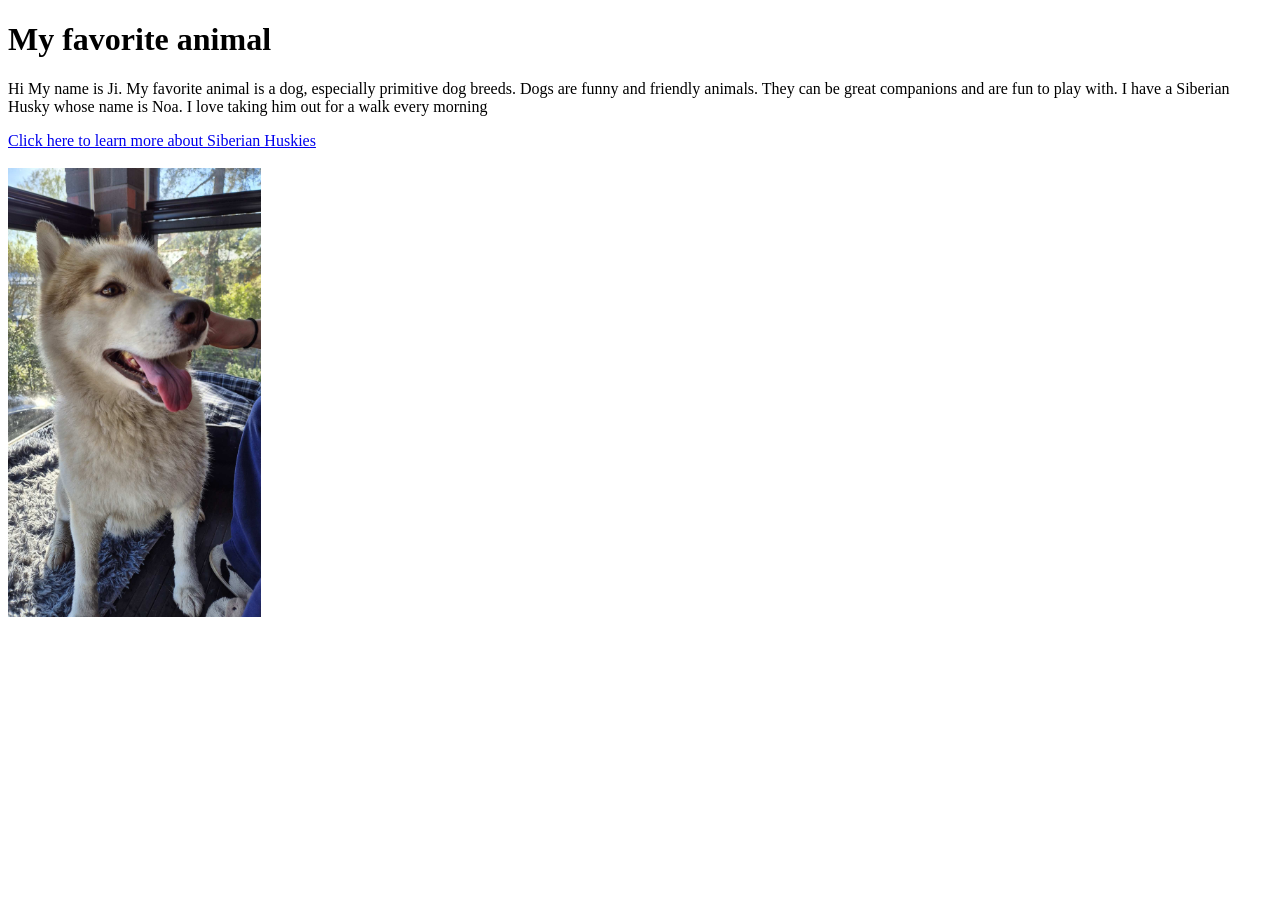
<file: Workshop1/index.html>
<!DOCTYPE html>
<html lang="en">
<head> 
    <meta charset="UTF-8">
    <meta http-equiv="X-UA-Compatible" content="IE=edge">
    <meta name="viewport" content="width=device-width, initial-scale=1.0">
    <title>My favorite animal</title>   
</head>
<body>
    <h1>My favorite animal</h1>
    <p>Hi My name is Ji. My favorite animal is a dog, especially primitive dog breeds. Dogs are funny and friendly animals. They can be great companions and are fun to play with. I have a Siberian Husky whose name is Noa. I love taking him out for a walk every morning</p>
    <a href="https://www.akc.org/dog-breeds/siberian-husky/" target="_blank">Click here to learn more about Siberian Huskies</a>
    <br></br> 

    <img src="siberianhusky.jpg" alt="Siberian Husky in Beige color" width="20%" height="20%">
</body>    
</html>
</file>
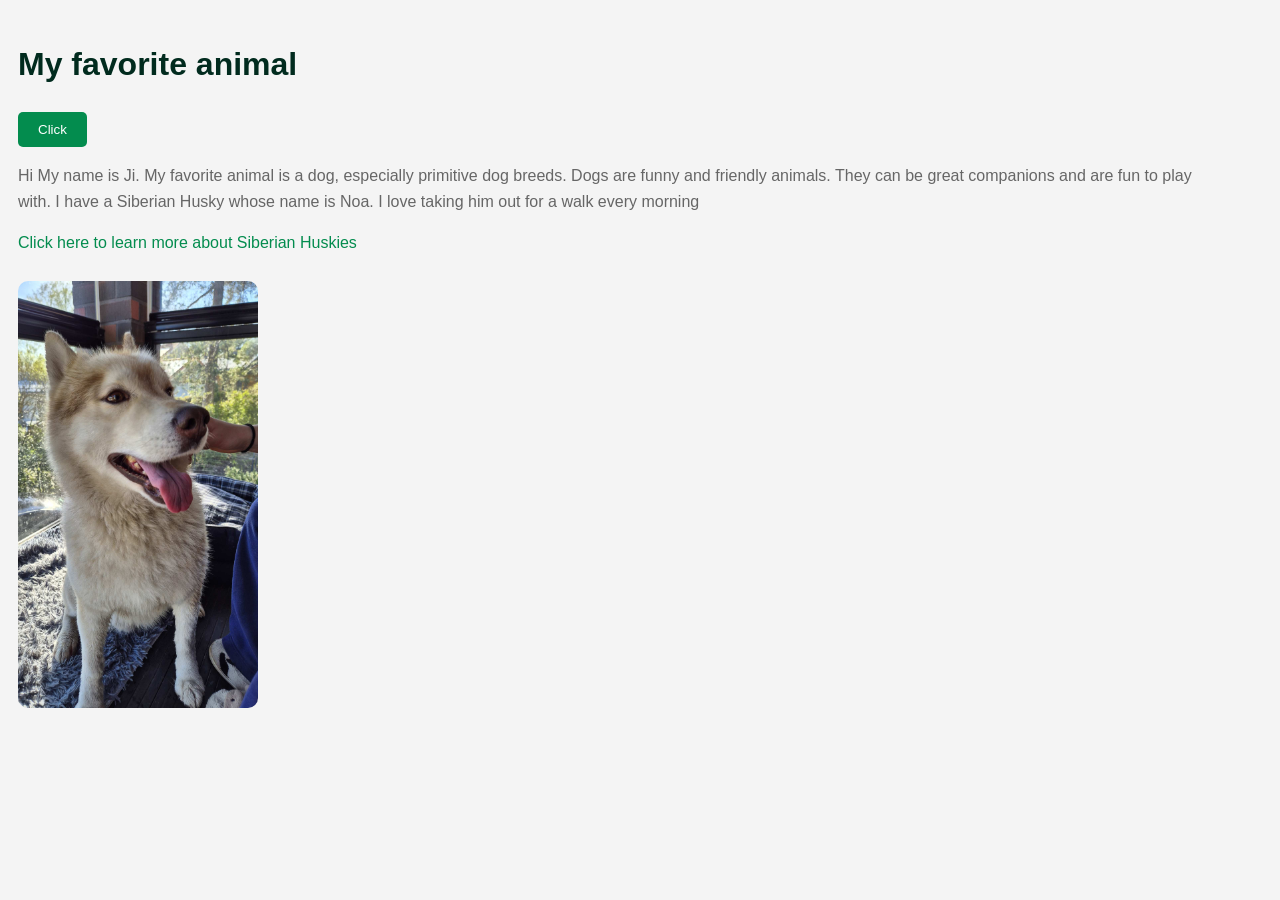
<file: WS02_JS_basics/index.html>
<!DOCTYPE html>
<html lang="en">
<head> 
    <meta charset="UTF-8">
    <meta http-equiv="X-UA-Compatible" content="IE=edge">
    <meta name="viewport" content="width=device-width, initial-scale=1.0">
    <link rel="stylesheet" href="styles.css">
    <script src="js/script.js" defer></script>
    <title>My favorite animal</title>   
</head>
<body>
    <h1>My favorite animal</h1>
    <button class="button" onclick="sayHi()">Click </button>
    <script>
        function sayHi() {
            alert("Hi! Welcome to my favorite animal page.");
        }
    </script>

    <p>Hi My name is Ji. My favorite animal is a dog, especially primitive dog breeds. Dogs are funny and friendly animals. They can be great companions and are fun to play with. I have a Siberian Husky whose name is Noa. I love taking him out for a walk every morning</p>
    <a href="https://www.akc.org/dog-breeds/siberian-husky/" target="_blank">Click here to learn more about Siberian Huskies</a>
    <br></br> 

    <img src="siberianhusky.jpg" alt="Siberian Husky in Beige color" width="20%" height="20%">
</body>    
</html>
</file>
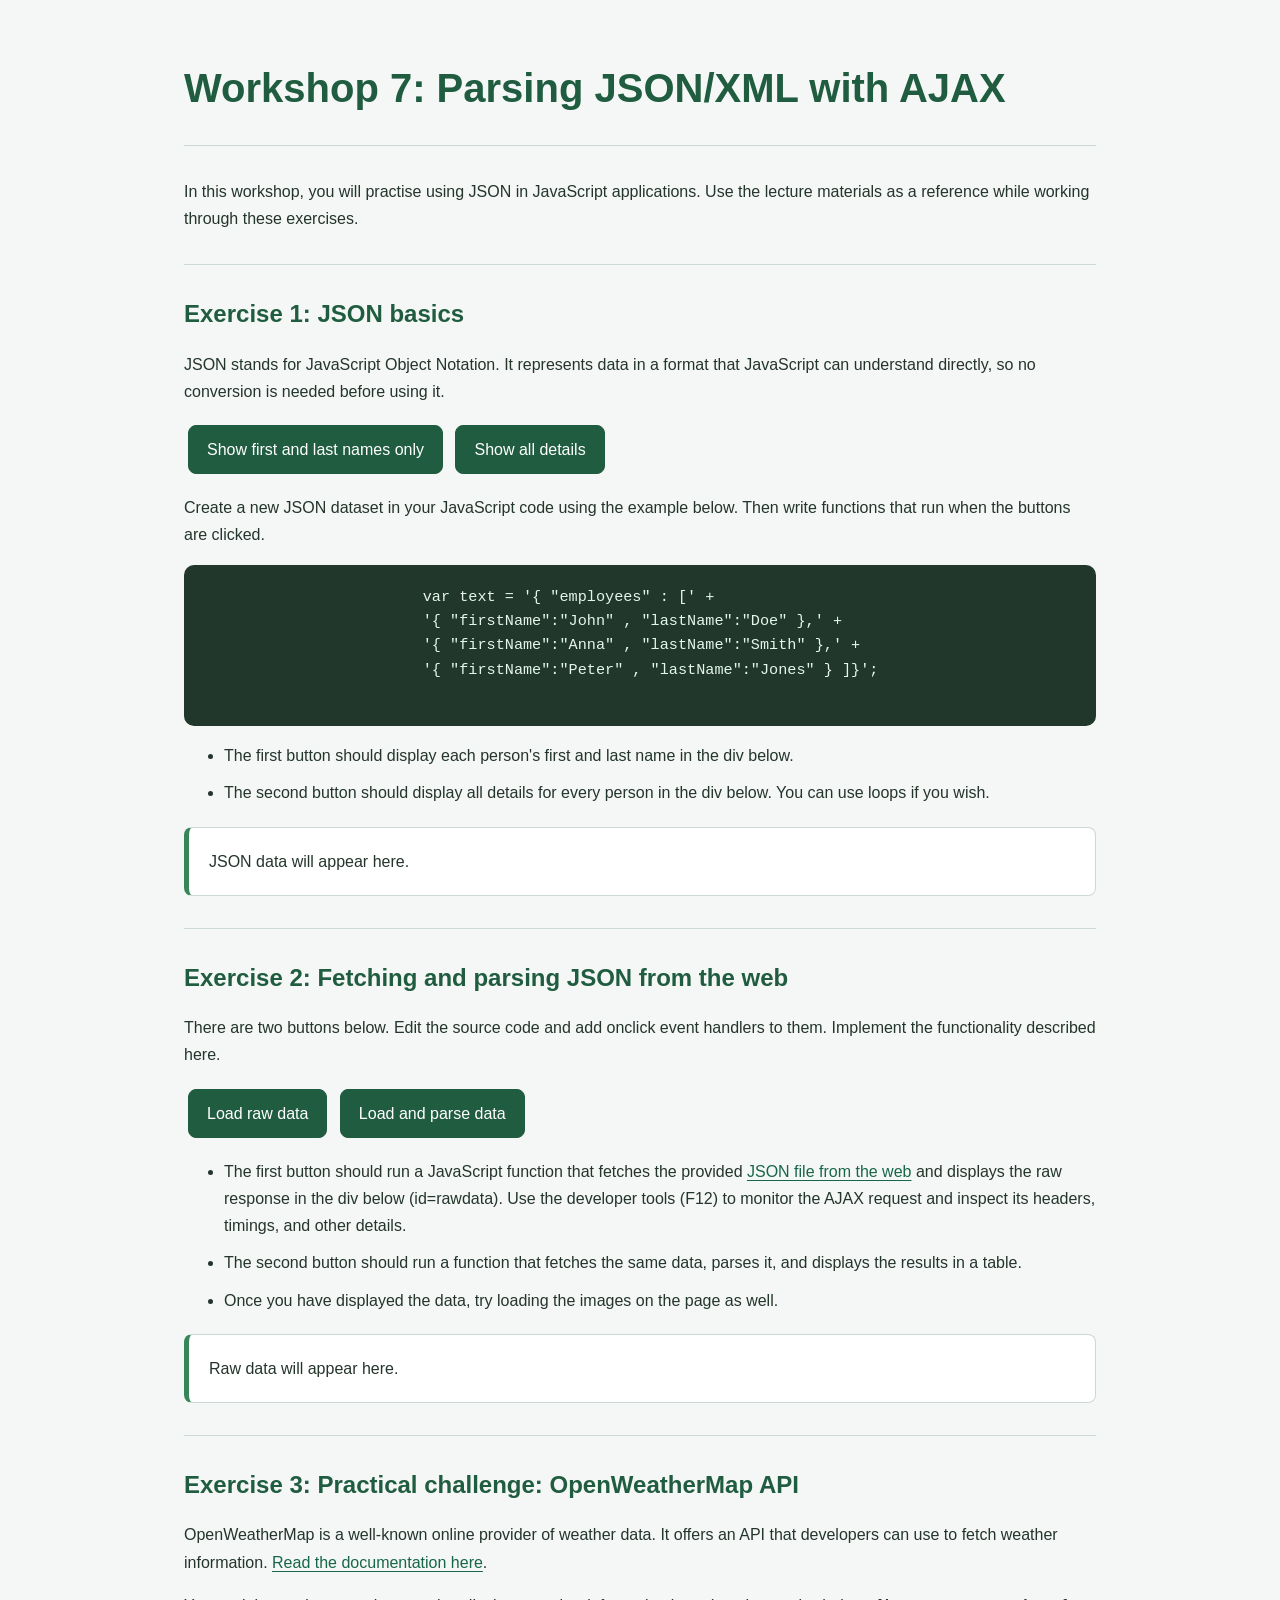
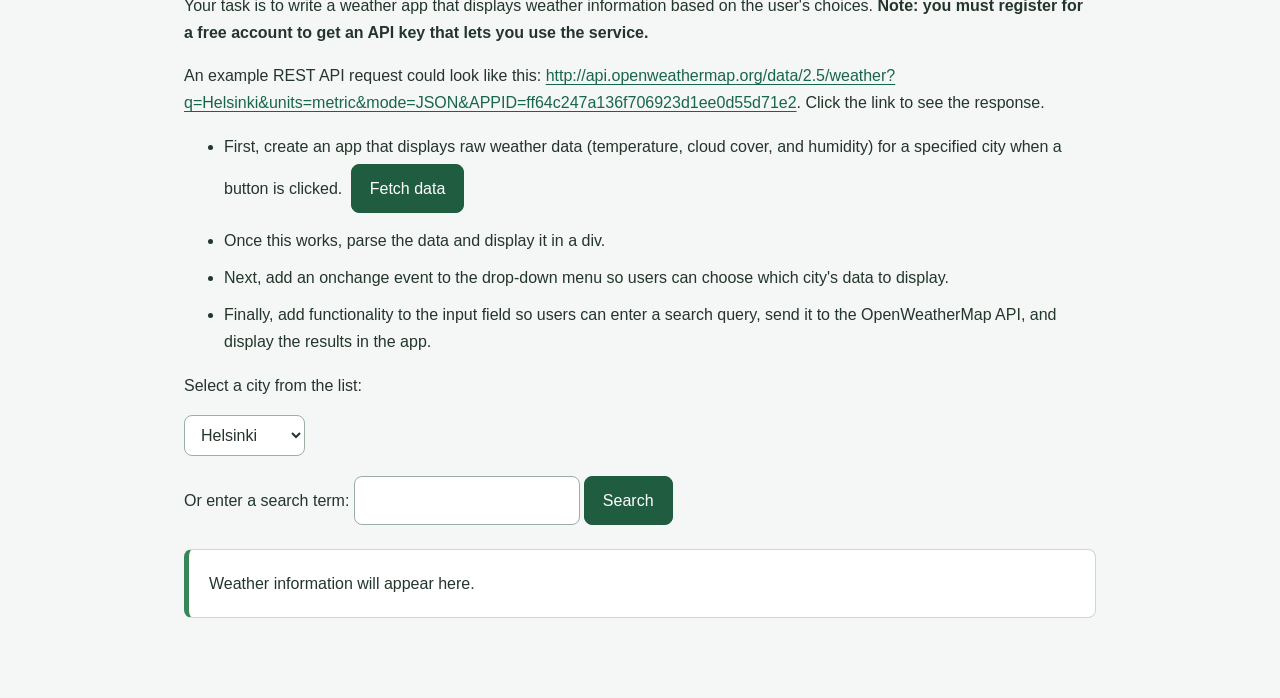
<file: WS07/index.html>
<!DOCTYPE html>
<html lang="en">

<head>
	<meta charset="utf-8">
	<title>Workshop 7</title>
	<link rel="stylesheet" href="style.css">
    <script src="script.js" defer></script>
	<meta name="viewport" content="width=device-width, initial-scale=1">
</head>

<body class="ws8">
	<h1>Workshop 7: Parsing JSON/XML with AJAX</h1>
	<hr />
	<p>In this workshop, you will practise using JSON in JavaScript applications. Use the lecture materials as a
		reference while working through these exercises.</p>

	<hr />
	<h2>Exercise 1: JSON basics</h2>
	<p>JSON stands for JavaScript Object Notation. It represents data in a format that JavaScript can understand
		directly, so no conversion is needed before using it.</p>
	<p>
		<button id="showNamesButton" onclick="showNames()">Show first and last names only</button>
		<button id="showAllButton" onclick="showAll()">Show all details</button>
	</p>
	<p>Create a new JSON dataset in your JavaScript code using the example below. Then write functions that run when
		the buttons are clicked.</p>

	<pre>
			var text = '{ "employees" : [' +
			'{ "firstName":"John" , "lastName":"Doe" },' +
			'{ "firstName":"Anna" , "lastName":"Smith" },' +
			'{ "firstName":"Peter" , "lastName":"Jones" } ]}';
		</pre>
	<ul>
		<li>The first button should display each person's first and last name in the div below.</li>
		<li>The second button should display all details for every person in the div below. You can use loops if you
			wish.</li>
	</ul>
	<div id="jsondata">JSON data will appear here.</div>
	<hr />
	<h2>Exercise 2: Fetching and parsing JSON from the web</h2>
	<p>There are two buttons below. Edit the source code and add onclick event handlers to them. Implement the
		functionality described here.</p>
	<p>
		<button id="loadRawDataButton" onclick="loadRawData()">Load raw data</button>
		<button id="loadParsedDataButton" onclick="loadParsedData()">Load and parse data</button>
	</p>

	<ul>
		<li>The first button should run a JavaScript function that fetches the provided <a
				href="http://www.omdbapi.com/?s=star+wars&apikey=cbbc6750">JSON file from the web</a> and displays the
			raw response in the div below (id=rawdata). Use the developer tools (F12) to monitor the AJAX request and
			inspect its headers, timings, and other details.</li>
		<li>The second button should run a function that fetches the same data, parses it, and displays the results in
			a table.</li>
		<li>Once you have displayed the data, try loading the images on the page as well.</li>
	</ul>
	<div id="rawdata">Raw data will appear here.</div>

	<hr />
	<h2>Exercise 3: Practical challenge: OpenWeatherMap API</h2>

	<p>OpenWeatherMap is a well-known online provider of weather data. It offers an API that developers can use to
		fetch weather information. <a href="https://openweathermap.org/api">Read the documentation here</a>.</p>
	<p>Your task is to write a weather app that displays weather information based on the user's choices. <b>Note:
			you must register for a free account to get an API key that lets you use the service.</b></p>

	<p>An example REST API request could look like this: <a
			href="http://api.openweathermap.org/data/2.5/weather?q=Helsinki&units=metric&mode=JSON&APPID=ff64c247a136f706923d1ee0d55d71e2">http://api.openweathermap.org/data/2.5/weather?q=Helsinki&units=metric&mode=JSON&APPID=ff64c247a136f706923d1ee0d55d71e2</a>.
		Click the link to see the response.</p>
	<ul>
		<li>First, create an app that displays raw weather data (temperature, cloud cover, and humidity) for a
			specified city when a button is clicked. <button id="fetchDataButton" onclick="fetchWeatherData()">Fetch data</button></li>
		<li>Once this works, parse the data and display it in a div.</li>
		<li>Next, add an onchange event to the drop-down menu so users can choose which city's data to display.</li>
		<li>Finally, add functionality to the input field so users can enter a search query, send it to the
			OpenWeatherMap API, and display the results in the app.</li>
	</ul>
	<p>Select a city from the list:</p>
	<select name="mySelect" id="city" onchange="fetchWeatherData()">
		<option value="Helsinki">Helsinki</option>
		<option value="Stockholm">Stockholm</option>
		<option value="Rome">Rome</option>
		<option value="New York">New York</option>
	</select>
	<p>Or enter a search term: <input id="citysearch" /><button id="search" onclick="searchWeatherData()">Search</button></p>
	<div id="weatherdata">Weather information will appear here.</div>

</body>

</html>
</file>
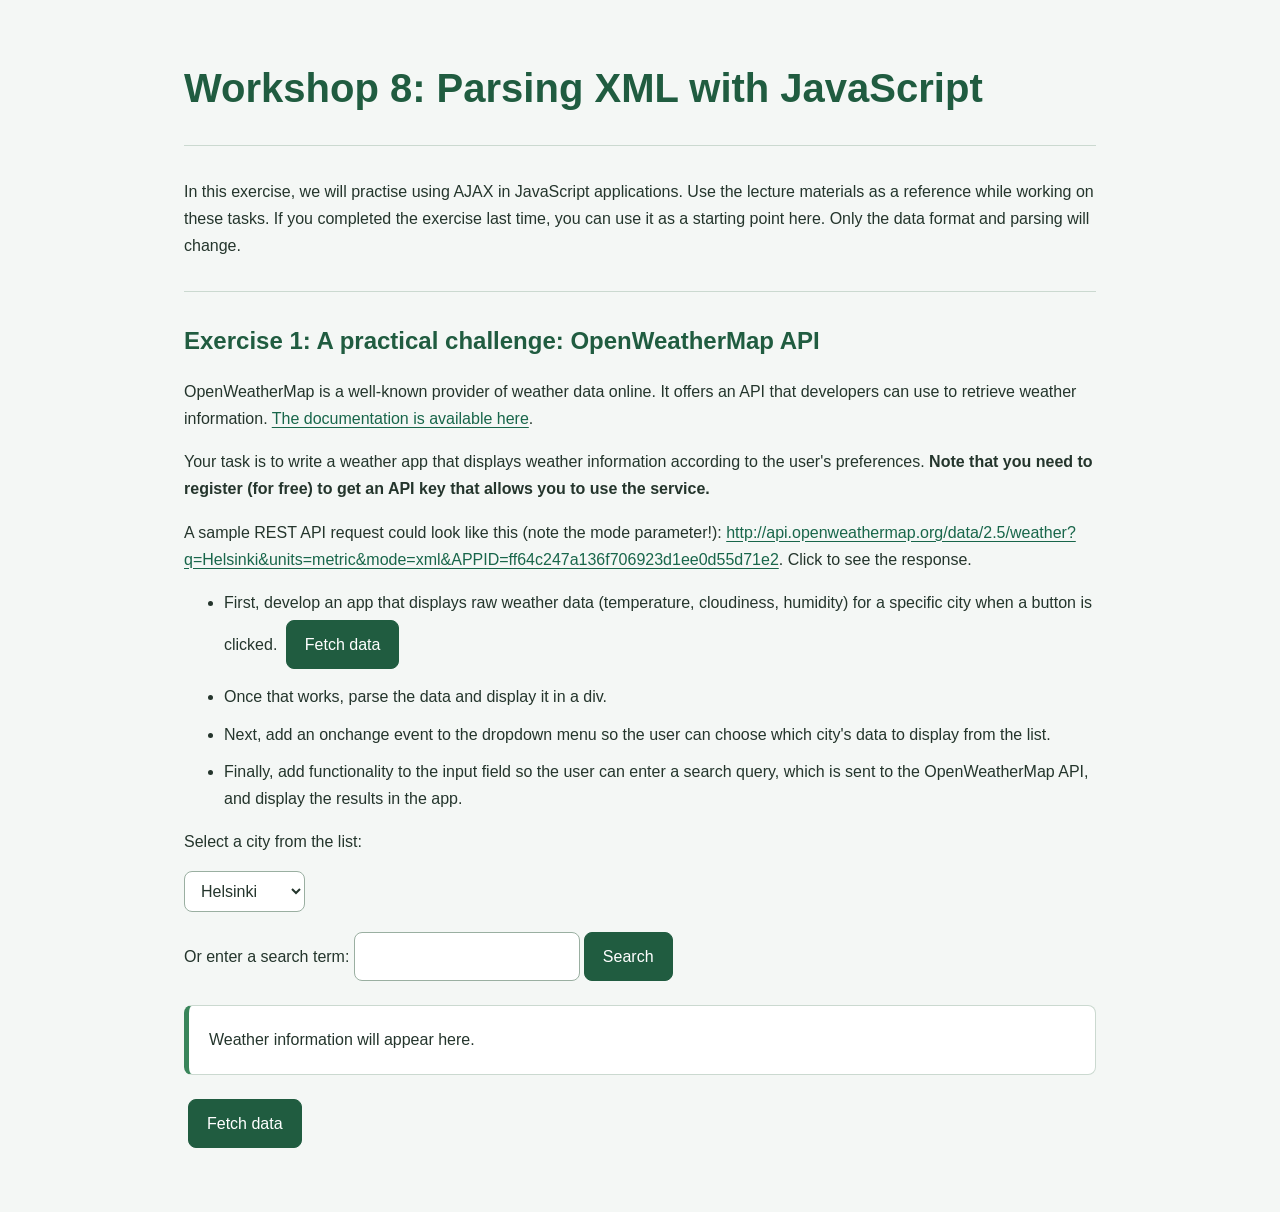
<file: WS08/index.html>
<!DOCTYPE html>
<HTML lang="en">

<head>
    <meta charset="utf-8">
    <title>Workshop 8</title>
    <link rel="stylesheet" href="styles.css">
    <!--This is a comment. Comments are not displayed in the browser-->
    <!--defer waits until the HTML has been read before executing JavaScript.-->
    <script src="script.js" defer></script>
</head>

<body class="ws8">
    <h1>Workshop 8: Parsing XML with JavaScript</h1>
    <hr />
    <p>In this exercise, we will practise using AJAX in JavaScript applications. Use the lecture materials as a
        reference while working on these tasks. If you completed the exercise last time, you can use it as a starting
        point here. Only the data format and parsing will change.</p>

    <hr />
    <h2>Exercise 1: A practical challenge: OpenWeatherMap API</h2>

    <p>OpenWeatherMap is a well-known provider of weather data online. It offers an API that developers can use to
        retrieve weather information. <a href="https://openweathermap.org/api">The documentation is available here</a>.
    </p>
    <p>Your task is to write a weather app that displays weather information according to the user's preferences.
        <b>Note that you need to register (for free) to get an API key that allows you to use the service.</b>
    </p>

    <p>A sample REST API request could look like this (note the mode parameter!): <a
            href="http://api.openweathermap.org/data/2.5/weather?q=Helsinki&units=metric&mode=xml&APPID=ff64c247a136f706923d1ee0d55d71e2">http://api.openweathermap.org/data/2.5/weather?q=Helsinki&units=metric&mode=xml&APPID=ff64c247a136f706923d1ee0d55d71e2</a>.
        Click to see the response.</p>
    <ul>
        <li>First, develop an app that displays raw weather data (temperature, cloudiness, humidity) for a specific
            city when a button is clicked. <button id="fetchRaw">Fetch data</button></li>
        <li>Once that works, parse the data and display it in a div.</li>
        <li>Next, add an onchange event to the dropdown menu so the user can choose which city's data to display from
            the list.</li>
        <li>Finally, add functionality to the input field so the user can enter a search query, which is sent to the
            OpenWeatherMap API, and display the results in the app.</li>
    </ul>
    <p>Select a city from the list:</p>
    <select name="mySelect" id="city" onchange="fetchWeatherData()">
        <option value="Helsinki">Helsinki</option>
        <option value="Stockholm">Stockholm</option>
        <option value="Rome">Rome</option>
        <option value="New York">New York</option>
    </select>
    <p>Or enter a search term: <input id="citysearch" /><button id="search">Search</button></p>
    <div id="weatherdata">Weather information will appear here.</div>

    <!--This is a comment. Comments are not displayed in the browser-->
    <button id="fetchWeather">Fetch data</button>

</body>

</html>
</file>
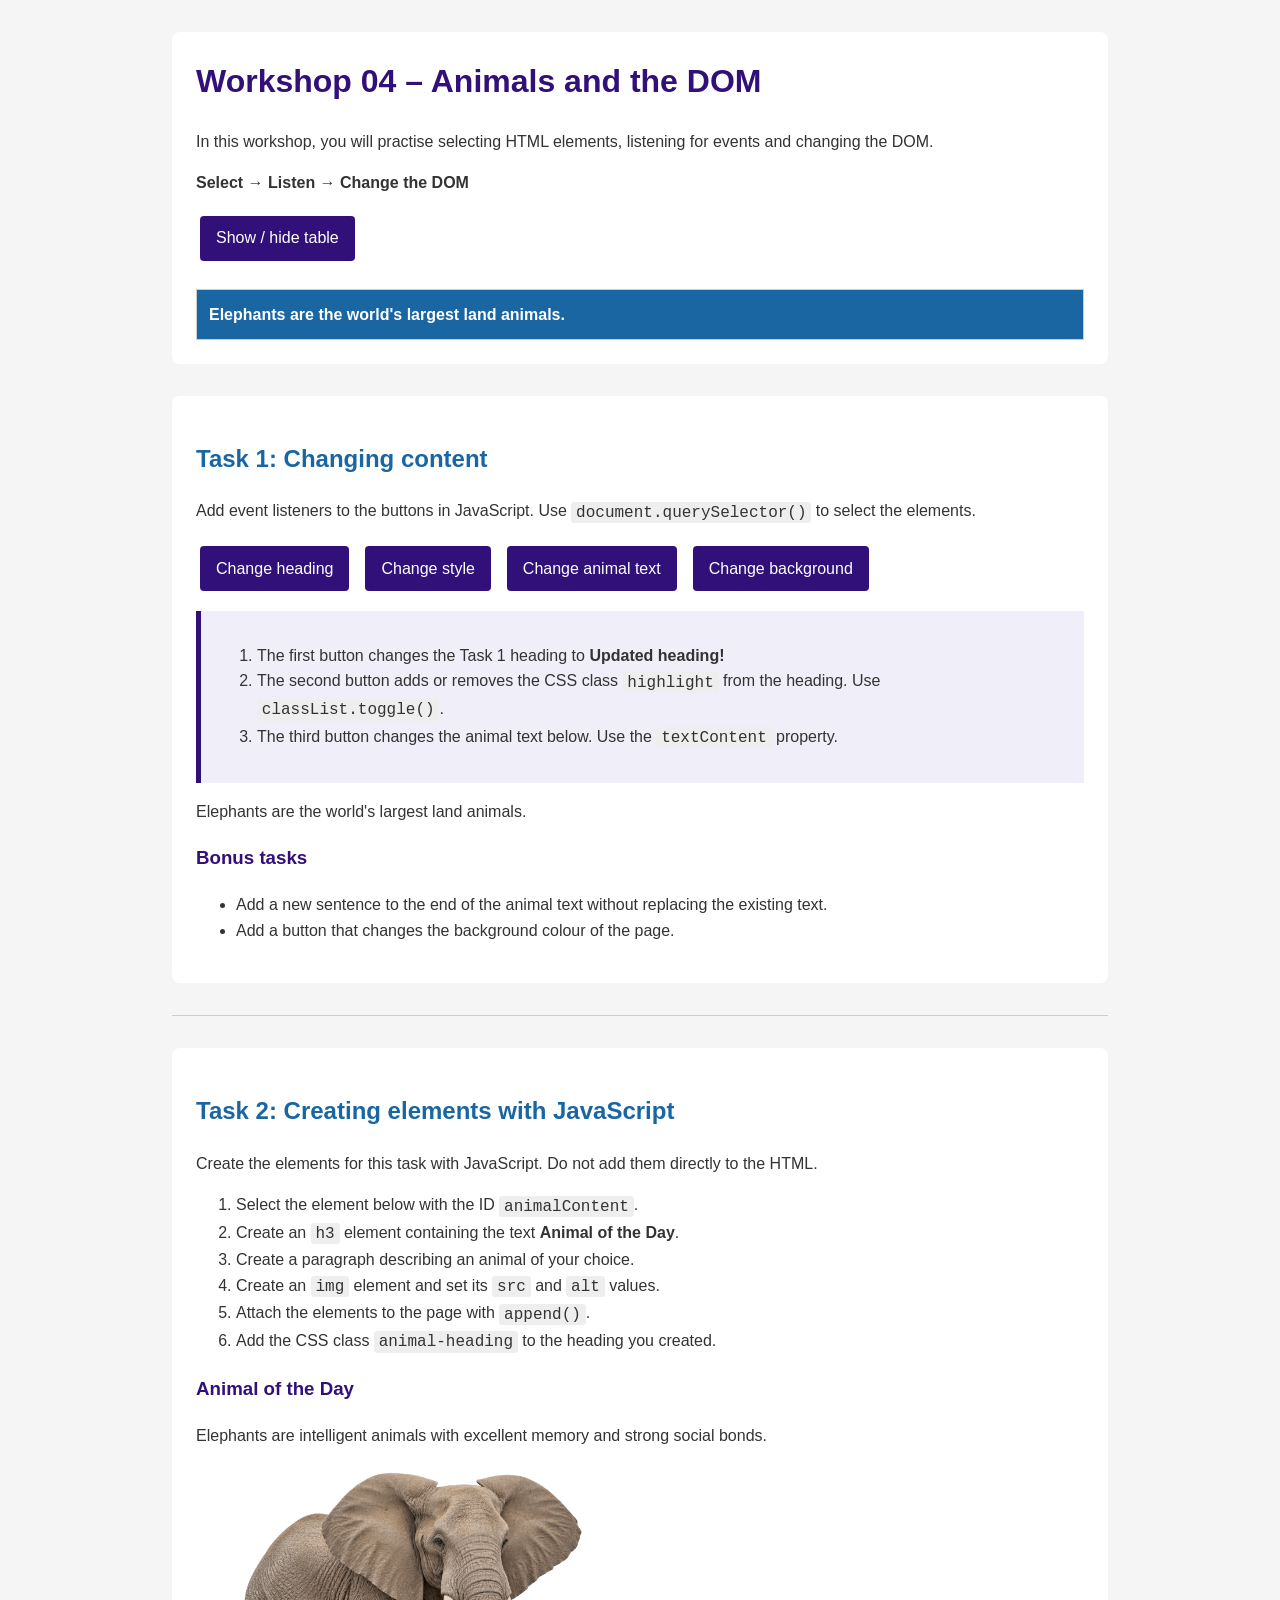
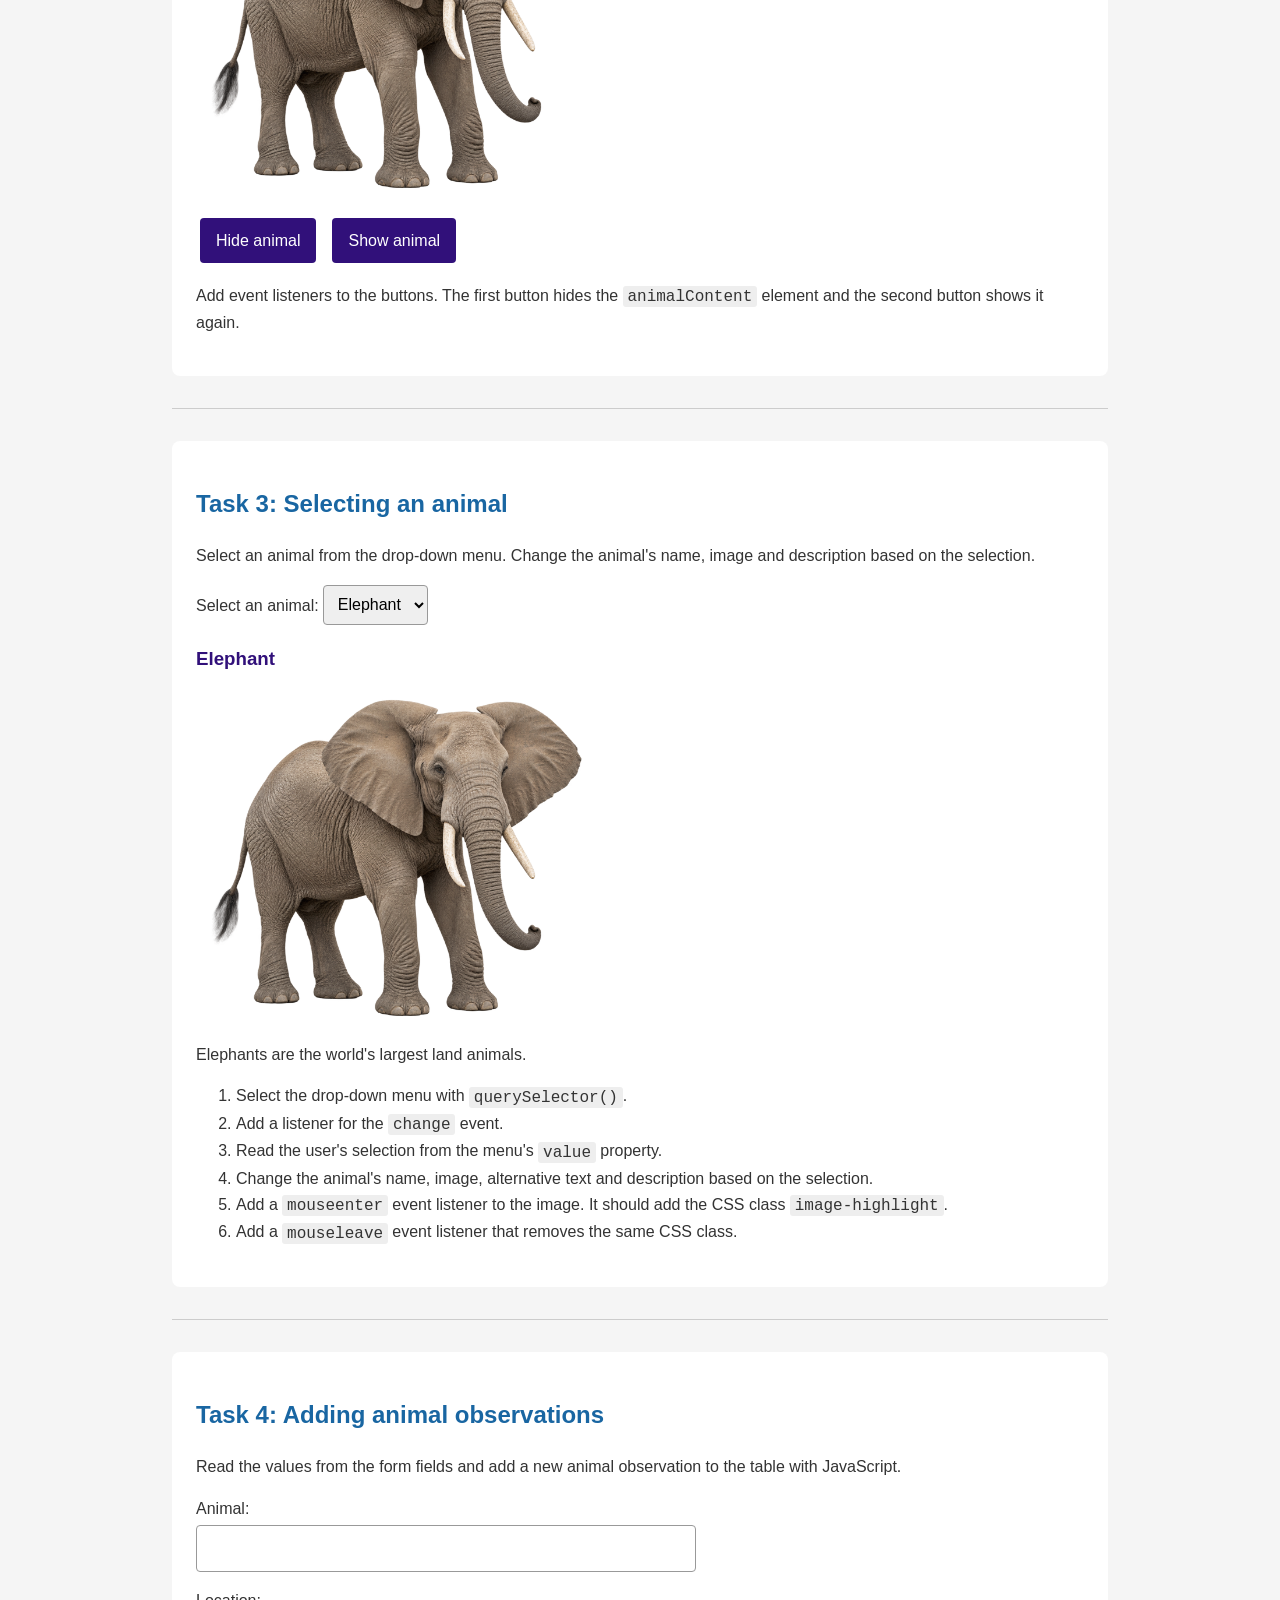
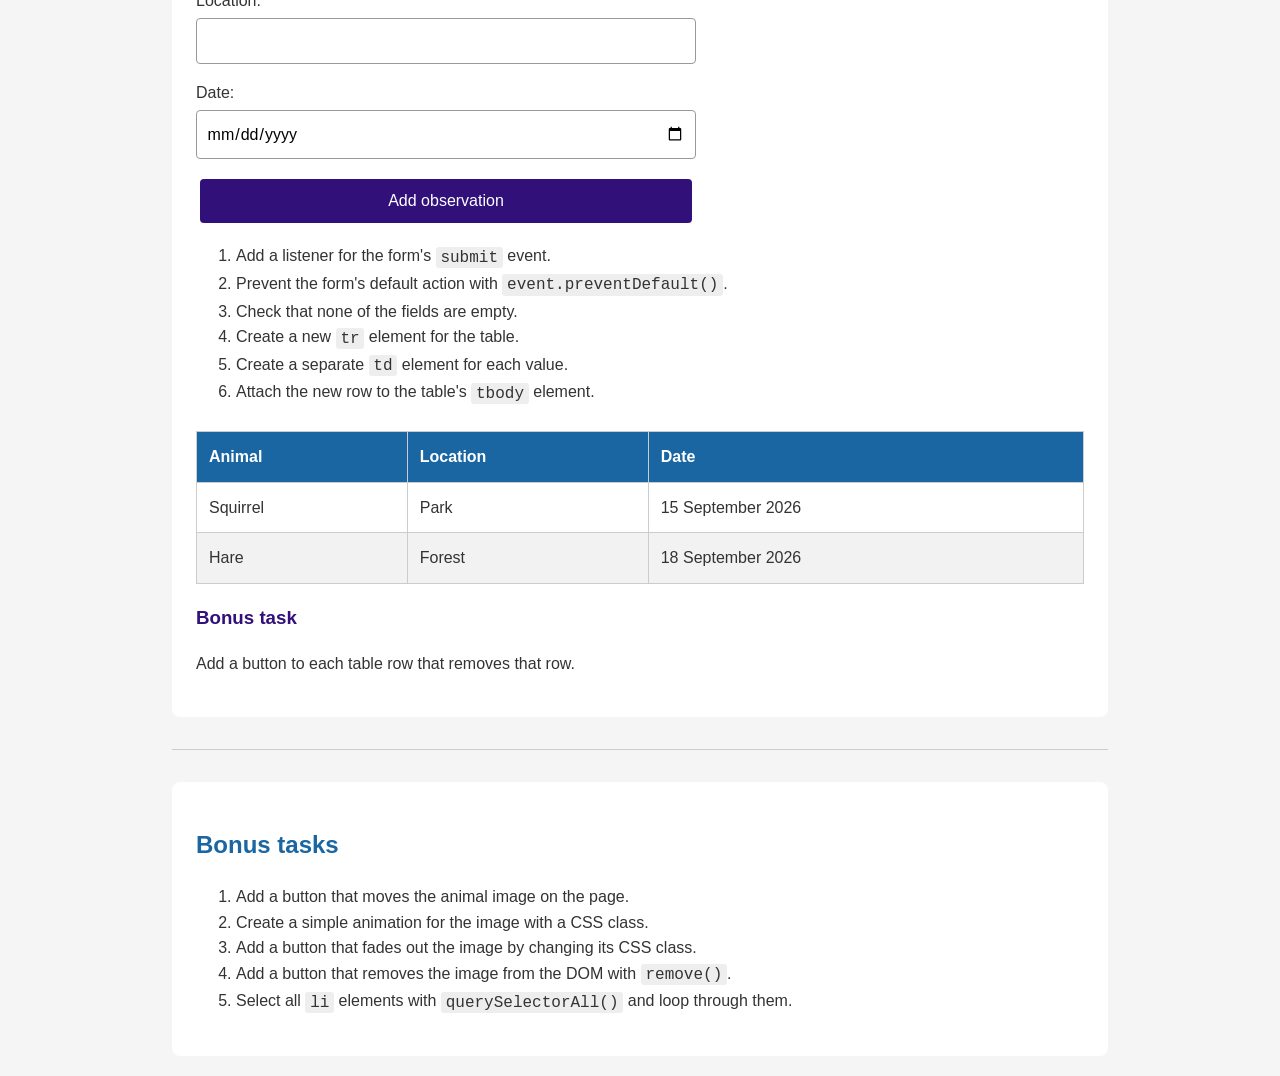
<file: WS04_DOM/workshop4-EN.html>
<!DOCTYPE html>
<html lang="en">

<head>
    <meta charset="UTF-8">
    <meta name="viewport" content="width=device-width, initial-scale=1.0">

    <title>Workshop 04 – DOM Scripting</title>

    <link rel="stylesheet" href="css/styles.css">
    <script src="js/script.js" defer></script>
</head>

<body>
    <header>
        <h1 id="mainHeading">Workshop 04 – Animals and the DOM</h1>

        <p>
            In this workshop, you will practise selecting HTML elements,
            listening for events and changing the DOM.
        </p>

        <p>
            <strong>Select → Listen → Change the DOM</strong>
        </p>

        <button id="animalButton">Show / hide table</button>

<table id="animalTable">
     <thead>
        <tr>
            <th>Elephants are the world's
                largest land animals.</th>
          
        </tr>
    </thead>

     
</table>


    </header>

    <main>
        <!-- TASK 1 -->
        <section>
            <h2 id="taskOneHeading">Task 1: Changing content</h2>

            <p>
                Add event listeners to the buttons in JavaScript.
                Use <code>document.querySelector()</code> to select the elements.
            </p>

            <div class="buttons">
                <button id="changeHeadingButton">
                    Change heading
                </button>

                <button id="changeStyleButton">
                    Change style
                </button>

                <button id="changeTextButton">
                    Change animal text
                </button>

                <button id="changeBackgroundButton">
                    Change background
                </button>
            </div>

            <div class="instructions">
                <ol>
                    <li>
                        The first button changes the Task 1 heading to
                        <strong>Updated heading!</strong>
                    </li>

                    <li>
                        The second button adds or removes the CSS class
                        <code>highlight</code> from the heading.
                        Use <code>classList.toggle()</code>.
                    </li>

                    <li>
                        The third button changes the animal text below.
                        Use the <code>textContent</code> property.
                    </li>
                </ol>
            </div>

            <p id="animalText">
                Elephants are the world's largest land animals.
            </p>

            <h3>Bonus tasks</h3>

            <ul>
                <li>
                    Add a new sentence to the end of the animal text without
                    replacing the existing text.
                </li>

                <li>
                    Add a button that changes the background colour of the page.
                </li>
            </ul>
        </section>

        <hr>

        <!-- TASK 2 -->
        <section>
            <h2>Task 2: Creating elements with JavaScript</h2>

            <p>
                Create the elements for this task with JavaScript. Do not add
                them directly to the HTML.
            </p>

            <ol>
                <li>
                    Select the element below with the ID
                    <code>animalContent</code>.
                </li>

                <li>
                    Create an <code>h3</code> element containing the text
                    <strong>Animal of the Day</strong>.
                </li>

                <li>
                    Create a paragraph describing an animal of your choice.
                </li>

                <li>
                    Create an <code>img</code> element and set its
                    <code>src</code> and <code>alt</code> values.
                </li>

                <li>
                    Attach the elements to the page with
                    <code>append()</code>.
                </li>

                <li>
                    Add the CSS class <code>animal-heading</code> to the
                    heading you created.
                </li>
            </ol>

            <div id="animalContent"></div>

            <div class="buttons">
                <button id="hideAnimalButton">
                    Hide animal
                </button>

                <button id="showAnimalButton">
                    Show animal
                </button>
            </div>

            <p>
                Add event listeners to the buttons. The first button hides the
                <code>animalContent</code> element and the second button shows
                it again.
            </p>
        </section>

        <hr>

        <!-- TASK 3 -->
        <section>
            <h2>Task 3: Selecting an animal</h2>

            <p>
                Select an animal from the drop-down menu. Change the animal's
                name, image and description based on the selection.
            </p>

            <label for="animalSelect">Select an animal:</label>

            <select id="animalSelect">
                <option value="elephant">Elephant</option>
                <option value="tiger">Tiger</option>
                <option value="penguin">Penguin</option>
                <option value="panda">Panda</option>
            </select>

            <article id="selectedAnimal">
                <h3 id="animalName">Elephant</h3>

                <img
                    id="animalImage"
                    src="images/elephant.png"
                    alt="Elephant"
                >

                <p id="animalDescription">
                    Elephants are the world's largest land animals.
                </p>
            </article>

            <ol>
                <li>
                    Select the drop-down menu with
                    <code>querySelector()</code>.
                </li>

                <li>
                    Add a listener for the <code>change</code> event.
                </li>

                <li>
                    Read the user's selection from the menu's
                    <code>value</code> property.
                </li>

                <li>
                    Change the animal's name, image, alternative text and
                    description based on the selection.
                </li>

                <li>
                    Add a <code>mouseenter</code> event listener to the image.
                    It should add the CSS class <code>image-highlight</code>.
                </li>

                <li>
                    Add a <code>mouseleave</code> event listener that removes
                    the same CSS class.
                </li>
            </ol>
        </section>

        <hr>

        <!-- TASK 4 -->
        <section>
            <h2>Task 4: Adding animal observations</h2>

            <p>
                Read the values from the form fields and add a new animal
                observation to the table with JavaScript.
            </p>

            <form id="animalForm">
                <div>
                    <label for="observationAnimal">Animal:</label>

                    <input
                        type="text"
                        id="observationAnimal"
                        name="observationAnimal"
                    >
                </div>

                <div>
                    <label for="observationLocation">Location:</label>

                    <input
                        type="text"
                        id="observationLocation"
                        name="observationLocation"
                    >
                </div>

                <div>
                    <label for="observationDate">Date:</label>

                    <input
                        type="date"
                        id="observationDate"
                        name="observationDate"
                    >
                </div>

                <button type="submit">
                    Add observation
                </button>
            </form>

            <ol>
                <li>
                    Add a listener for the form's <code>submit</code> event.
                </li>

                <li>
                    Prevent the form's default action with
                    <code>event.preventDefault()</code>.
                </li>

                <li>
                    Check that none of the fields are empty.
                </li>

                <li>
                    Create a new <code>tr</code> element for the table.
                </li>

                <li>
                    Create a separate <code>td</code> element for each value.
                </li>

                <li>
                    Attach the new row to the table's <code>tbody</code> element.
                </li>
            </ol>

            <table id="observationTable">
                <thead>
                    <tr>
                        <th>Animal</th>
                        <th>Location</th>
                        <th>Date</th>
                    </tr>
                </thead>

                <tbody id="observationTableBody">
                    <tr>
                        <td>Squirrel</td>
                        <td>Park</td>
                        <td>15 September 2026</td>
                    </tr>

                    <tr>
                        <td>Hare</td>
                        <td>Forest</td>
                        <td>18 September 2026</td>
                    </tr>
                </tbody>
            </table>

            <h3>Bonus task</h3>

            <p>
                Add a button to each table row that removes that row.
            </p>
        </section>

        <hr>

        <!-- BONUS TASKS -->
        <section>
            <h2>Bonus tasks</h2>

            <ol>
                <li>
                    Add a button that moves the animal image on the page.
                </li>

                <li>
                    Create a simple animation for the image with a CSS class.
                </li>

                <li>
                    Add a button that fades out the image by changing its
                    CSS class.
                </li>

                <li>
                    Add a button that removes the image from the DOM with
                    <code>remove()</code>.
                </li>

                <li>
                    Select all <code>li</code> elements with
                    <code>querySelectorAll()</code> and loop through them.
                </li>
            </ol>
        </section>
    </main>
</body>

</html>
</file>
<file: WS02_JS_basics/styles.css>
body {
    font-family: Trebuchet MS, sans-serif;
    max-width: 1200px;
    line-height: 1.6;
    margin:0 px auto;
    padding: 10px;
    background-color: #f4f4f4;
}

h1 {
    color: #012b1e;
}

p {
    color: #666;
}

img {
    max-width: 100%;
    height: auto;
    border-radius: 10px;
}
a {
    color: #038c4e;
    text-decoration: none;
}

a:hover {
    text-decoration: underline;
}
.button:hover {
    background-color: #038c4e;
    color: #ef1212;
}

.button {
    background-color: #038c4e;
    color: #fff;
    border: none;
    padding: 10px 20px;
    cursor: pointer;
    border-radius: 5px;
}
</file>
<file: WS07/style.css>
* {
  box-sizing: border-box;
}

body.ws8 {
  max-width: 960px;
  margin: 0 auto;
  padding: 36px 24px 60px;
  background-color: #f4f7f5;
  color: #24352c;
  font-family: Arial, Helvetica, sans-serif;
  font-size: 16px;
  line-height: 1.7;
}

.ws8 h1 {
  color: #205c40;
  font-size: clamp(1.8rem, 4vw, 2.5rem);
  line-height: 1.25;
}

.ws8 h2 {
  margin-top: 32px;
  color: #205c40;
  line-height: 1.4;
}

.ws8 hr {
  margin: 32px 0;
  border: 0;
  border-top: 1px solid #cbd9d0;
}

.ws8 a {
  color: #18664a;
  overflow-wrap: anywhere;
  text-underline-offset: 3px;
}

.ws8 li {
  margin-bottom: 10px;
}

.ws8 button,
.ws8 input,
.ws8 select {
  font: inherit;
}

.ws8 button {
  margin: 4px;
  padding: 10px 18px;
  border: 1px solid #205c40;
  border-radius: 8px;
  background-color: #205c40;
  color: white;
  cursor: pointer;
}

.ws8 button:hover {
  background-color: #16452f;
}

.ws8 input,
.ws8 select {
  max-width: 100%;
  padding: 10px 12px;
  border: 1px solid #9aafa1;
  border-radius: 8px;
  background-color: white;
  color: #24352c;
}

.ws8 :is(button, input, select, a):focus-visible {
  outline: 3px solid #b46b00;
  outline-offset: 3px;
}

.ws8 pre {
  padding: 20px;
  overflow-x: auto;
  border-radius: 10px;
  background-color: #22372b;
  color: #e6f5eb;
  font-size: 0.95rem;
  line-height: 1.6;
}

.ws8 #jsondata,
.ws8 #rawdata,
.ws8 #weatherdata {
  margin: 20px 0;
  padding: 20px;
  overflow-wrap: anywhere;
  overflow-x: auto;
  border: 1px solid #cbd9d0;
  border-left: 5px solid #39855a;
  border-radius: 8px;
  background-color: white;
}

.ws8 table {
  width: 100%;
  border-collapse: collapse;
}

.ws8 th,
.ws8 td {
  padding: 12px;
  border: 1px solid #cbd9d0;
  text-align: left;
  vertical-align: top;
}

.ws8 th {
  background-color: #e4eee7;
}

.ws8 img {
  max-width: 100%;
  height: auto;
}
</file>
<file: WS08/styles.css>
* {
  box-sizing: border-box;
}

body.ws8 {
  max-width: 960px;
  margin: 0 auto;
  padding: 36px 24px 60px;
  background-color: #f4f7f5;
  color: #24352c;
  font-family: Arial, Helvetica, sans-serif;
  font-size: 16px;
  line-height: 1.7;
}

.ws8 h1 {
  color: #205c40;
  font-size: clamp(1.8rem, 4vw, 2.5rem);
  line-height: 1.25;
}

.ws8 h2 {
  margin-top: 32px;
  color: #205c40;
  line-height: 1.4;
}

.ws8 hr {
  margin: 32px 0;
  border: 0;
  border-top: 1px solid #cbd9d0;
}

.ws8 a {
  color: #18664a;
  overflow-wrap: anywhere;
  text-underline-offset: 3px;
}

.ws8 li {
  margin-bottom: 10px;
}

.ws8 button,
.ws8 input,
.ws8 select {
  font: inherit;
}

.ws8 button {
  margin: 4px;
  padding: 10px 18px;
  border: 1px solid #205c40;
  border-radius: 8px;
  background-color: #205c40;
  color: white;
  cursor: pointer;
}

.ws8 button:hover {
  background-color: #16452f;
}

.ws8 input,
.ws8 select {
  max-width: 100%;
  padding: 10px 12px;
  border: 1px solid #9aafa1;
  border-radius: 8px;
  background-color: white;
  color: #24352c;
}

.ws8 :is(button, input, select, a):focus-visible {
  outline: 3px solid #b46b00;
  outline-offset: 3px;
}

.ws8 pre {
  padding: 20px;
  overflow-x: auto;
  border-radius: 10px;
  background-color: #22372b;
  color: #e6f5eb;
  font-size: 0.95rem;
  line-height: 1.6;
}

.ws8 #jsondata,
.ws8 #rawdata,
.ws8 #weatherdata {
  margin: 20px 0;
  padding: 20px;
  overflow-wrap: anywhere;
  overflow-x: auto;
  border: 1px solid #cbd9d0;
  border-left: 5px solid #39855a;
  border-radius: 8px;
  background-color: white;
}

.ws8 table {
  width: 100%;
  border-collapse: collapse;
}

.ws8 th,
.ws8 td {
  padding: 12px;
  border: 1px solid #cbd9d0;
  text-align: left;
  vertical-align: top;
}

.ws8 th {
  background-color: #e4eee7;
}

.ws8 img {
  max-width: 100%;
  height: auto;
}
</file>
<file: WS04_DOM/css/styles.css>
* {
    box-sizing: border-box;
}

body {
    max-width: 1000px;
    margin: 0 auto;
    padding: 2rem;

    font-family: "Trebuchet MS", Helvetica, sans-serif;
    line-height: 1.6;
    color: #333333;
    background-color: #f5f5f5;
}

header,
section {
    margin-bottom: 2rem;
    padding: 1.5rem;

    background-color: white;
    border-radius: 8px;
}

h1 {
    margin-top: 0;
    color: #31107a;
}

h2 {
    color: #1966a2;
}

h3 {
    color: #31107a;
}

hr {
    margin: 2rem 0;
    border: 0;
    border-top: 1px solid #cccccc;
}

button {
    margin: 0.25rem;
    padding: 0.6rem 1rem;

    font: inherit;
    color: white;
    background-color: #31107a;

    border: 0;
    border-radius: 4px;
    cursor: pointer;
}

button:hover {
    background-color: #5631a5;
}

button:focus-visible,
input:focus-visible,
select:focus-visible {
    outline: 3px solid #28a78e;
    outline-offset: 2px;
}

.buttons {
    display: flex;
    flex-wrap: wrap;
    gap: 0.5rem;
    margin: 1rem 0;
}

.instructions {
    padding: 1rem;
    background-color: #f0eef8;
    border-left: 5px solid #31107a;
}

code {
    padding: 0.1rem 0.3rem;
    font-family: Consolas, monospace;
    background-color: #eeeeee;
    border-radius: 3px;
}

.highlight {
    padding: 1rem;
    color: white;
    background-color: #31107a;
}

.animal-heading {
    color: #31107a;
    font-family: Arial, sans-serif;
}

.image-highlight {
    border: 6px solid #31107a;
}

#animalImage,
#animalContent img {
    display: block;
    width: 400px;
    max-width: 100%;
    height: auto;
    margin: 1rem 0;
}

form {
    display: grid;
    gap: 1rem;
    max-width: 500px;
    margin: 1rem 0;
}

form div {
    display: grid;
    gap: 0.25rem;
}

input,
select {
    padding: 0.6rem;
    font: inherit;
    border: 1px solid #999999;
    border-radius: 4px;
}

table {
    width: 100%;
    margin-top: 1.5rem;
    border-collapse: collapse;
}

th,
td {
    padding: 0.75rem;
    text-align: left;
    border: 1px solid #cccccc;
}

th {
    color: white;
    background-color: #1966a2;
}

tbody tr:nth-child(even) {
    background-color: #f2f2f2;
}

@media (max-width: 600px) {
    body {
        padding: 1rem;
    }

    header,
    section {
        padding: 1rem;
    }

    .buttons {
        flex-direction: column;
    }

    button {
        width: 100%;
    }
}
</file>
